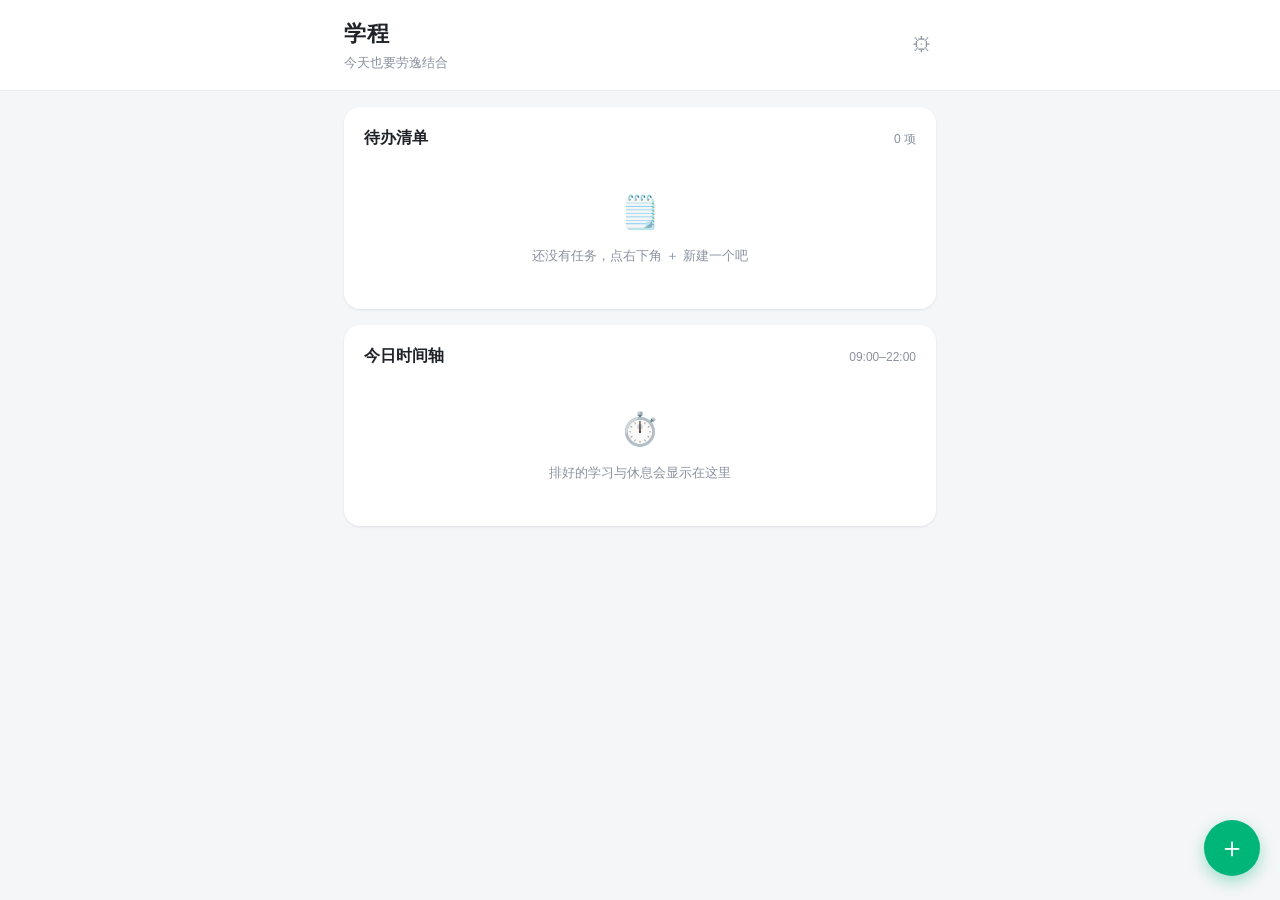
<file: xuecheng/index.html>
<!DOCTYPE html>
<html lang="zh-CN">
<head>
  <meta charset="UTF-8" />
  <meta name="viewport" content="width=device-width, initial-scale=1.0, viewport-fit=cover" />
  <meta name="theme-color" content="#00b578" />
  <title>学程</title>
  <link rel="stylesheet" href="css/style.css" />
</head>
<body>
  <header class="app-header">
    <div class="app-header__inner">
      <div class="app-header__text">
        <h1 class="app-title">学程</h1>
        <p class="app-subtitle">今天也要劳逸结合</p>
      </div>
      <button class="icon-btn" id="btn-settings" type="button" aria-label="设置">⚙</button>
    </div>
  </header>

  <main class="app-main">
    <section class="card" aria-labelledby="todo-title">
      <div class="card__head">
        <h2 id="todo-title" class="card__title">待办清单</h2>
        <span class="card__hint" id="todo-count">0 项</span>
      </div>
      <div class="empty" data-view="todo-empty">
        <p class="empty__icon">🗒️</p>
        <p class="empty__text">还没有任务，点右下角 ＋ 新建一个吧</p>
      </div>
      <ul class="todo-list" data-view="todo-list" hidden></ul>
    </section>

    <section class="card" aria-labelledby="timeline-title">
      <div class="card__head">
        <h2 id="timeline-title" class="card__title">今日时间轴</h2>
        <span class="card__hint" id="timeline-window"></span>
      </div>
      <div class="empty" data-view="timeline-empty">
        <p class="empty__icon">⏱️</p>
        <p class="empty__text">排好的学习与休息会显示在这里</p>
      </div>
      <ol class="timeline" data-view="timeline" hidden></ol>
    </section>
  </main>

  <button class="fab" type="button" aria-label="新建任务" title="新建任务">＋</button>

  <div class="modal" data-view="modal" hidden>
    <div class="modal__backdrop"></div>
    <div class="modal__panel">
      <div class="modal__head">
        <h2 class="modal__title">新建任务</h2>
        <button class="modal__close" type="button" aria-label="关闭">×</button>
      </div>
      <form id="task-form" class="task-form" novalidate>
        <div class="field">
          <label for="f-subject">科目 <span class="req">*</span></label>
          <input id="f-subject" name="subject" type="text" placeholder="如：数学" />
        </div>
        <div class="field">
          <label for="f-duration">预计时长（分钟）<span class="req">*</span></label>
          <input id="f-duration" name="durationMin" type="number" min="1" step="1" placeholder="如：60" />
        </div>
        <div class="field">
          <label for="f-deadline">截止日期</label>
          <input id="f-deadline" name="deadline" type="date" />
        </div>
        <div class="field-row">
          <div class="field">
            <label for="f-priority">优先级</label>
            <select id="f-priority" name="priority">
              <option value="high">高</option>
              <option value="medium" selected>中</option>
              <option value="low">低</option>
            </select>
          </div>
          <div class="field">
            <label for="f-difficulty">难度</label>
            <select id="f-difficulty" name="difficulty">
              <option value="easy">简单</option>
              <option value="medium" selected>中等</option>
              <option value="hard">困难</option>
            </select>
          </div>
        </div>
        <div class="field">
          <label for="f-rest">完成后休息时长（分钟）</label>
          <input id="f-rest" name="restAfterMin" type="number" min="0" step="1" value="0" />
        </div>
        <p class="form-errors" data-view="form-errors" hidden></p>
        <div class="form-actions">
          <button type="button" class="btn btn--ghost" data-action="cancel">取消</button>
          <button type="submit" class="btn btn--primary">保存</button>
        </div>
      </form>
    </div>
  </div>

  <div class="modal" data-view="settings-modal" hidden>
    <div class="modal__backdrop"></div>
    <div class="modal__panel">
      <div class="modal__head">
        <h2 class="modal__title">设置</h2>
        <button class="modal__close" type="button" data-action="close-settings" aria-label="关闭">×</button>
      </div>
      <form id="settings-form" class="task-form" novalidate>
        <div class="field">
          <label for="s-start">可用开始时间</label>
          <input id="s-start" name="availableStart" type="time" />
        </div>
        <div class="field">
          <label for="s-end">可用结束时间</label>
          <input id="s-end" name="availableEnd" type="time" />
        </div>
        <div class="field-row">
          <div class="field">
            <label for="s-focus">番茄专注（分钟）</label>
            <input id="s-focus" name="pomodoroFocusMin" type="number" min="1" step="1" />
          </div>
          <div class="field">
            <label for="s-break">番茄休息（分钟）</label>
            <input id="s-break" name="pomodoroBreakMin" type="number" min="0" step="1" />
          </div>
        </div>
        <p class="form-errors" data-view="settings-errors" hidden></p>
        <button type="button" class="btn btn--ghost btn--full" id="btn-test-remind">测试提醒</button>
        <p class="field-hint">浏览器系统通知在本地文件（file://）下可能受限；页面内提示始终可用。</p>
        <div class="form-actions">
          <button type="button" class="btn btn--ghost" data-action="close-settings">取消</button>
          <button type="submit" class="btn btn--primary">保存</button>
        </div>
      </form>
    </div>
  </div>

  <div class="toast" id="toast" hidden></div>

  <script src="js/task.js"></script>
  <script src="js/store.js"></script>
  <script src="js/scheduler.js"></script>
  <script src="js/notify.js"></script>
  <script src="js/app.js"></script>
</body>
</html>
</file>
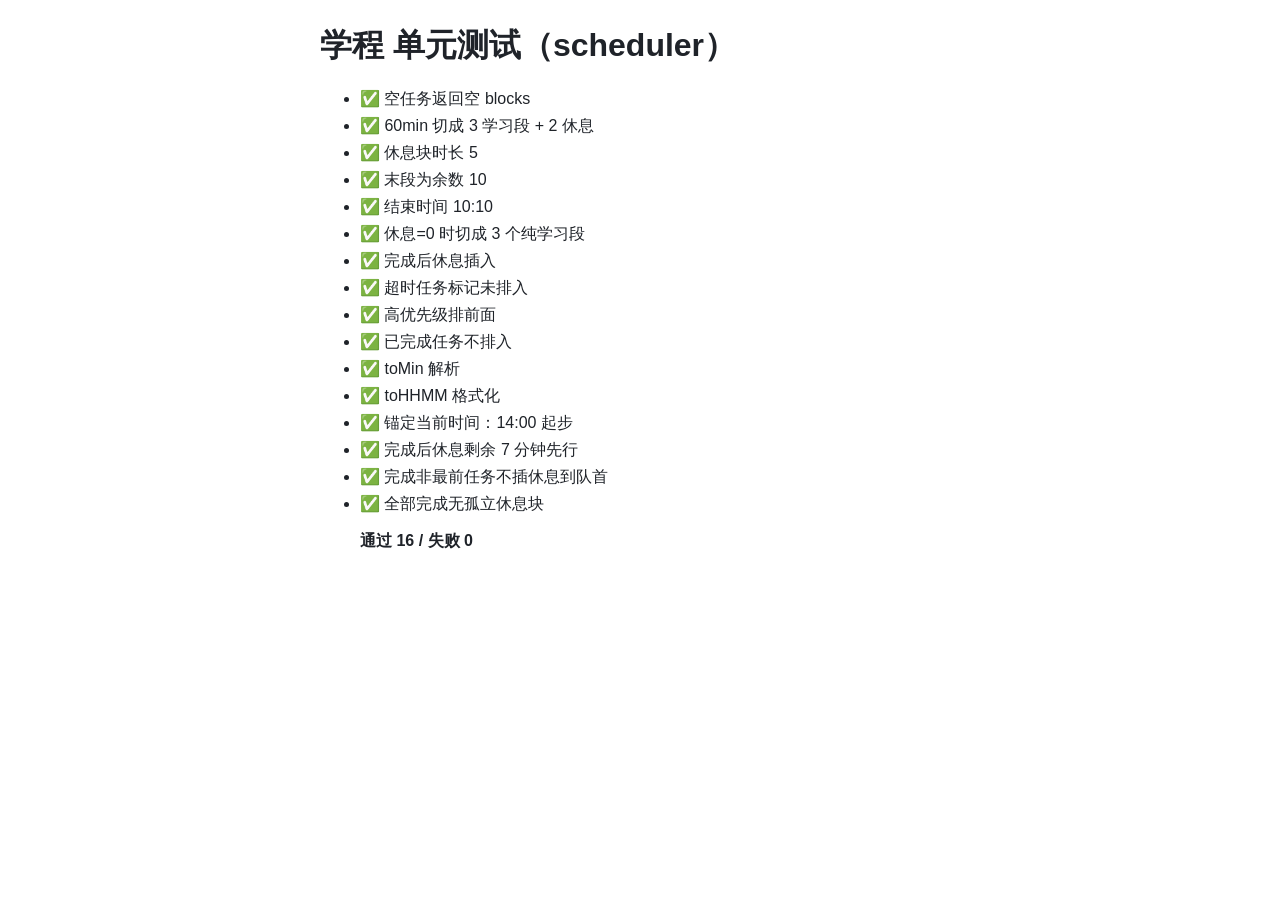
<file: xuecheng/test/scheduler.test.html>
<!DOCTYPE html>
<html lang="zh-CN">
<head>
  <meta charset="UTF-8" />
  <title>学程 — scheduler 单元测试</title>
  <style>
    body { font-family: -apple-system, "Segoe UI", "PingFang SC", sans-serif; max-width: 640px; margin: 24px auto; padding: 0 16px; color: #1f2329; }
    li { margin: 6px 0; }
    .summary { font-weight: 700; margin-top: 16px; }
  </style>
</head>
<body>
  <h1>学程 单元测试（scheduler）</h1>
  <ul id="results"></ul>

  <script src="../js/scheduler.js"></script>
  <script>
    (function () {
      'use strict';
      var results = document.getElementById('results');
      var pass = 0;
      var fail = 0;

      function assert(name, cond, extra) {
        var li = document.createElement('li');
        li.textContent = (cond ? '✅ ' : '❌ ') + name + (cond ? '' : ' — ' + (extra || ''));
        results.appendChild(li);
        if (cond) { pass++; } else { fail++; }
      }

      var SCH = window.Xuecheng.scheduler;
      var s = { availableStart: '09:00', availableEnd: '22:00', pomodoroFocusMin: 25, pomodoroBreakMin: 5 };

      // 空任务
      assert('空任务返回空 blocks', SCH.schedule([], s).blocks.length === 0);

      // 基本排程：60min 任务切成 25/5/25/5/10
      var t1 = { id: '1', subject: '数学', durationMin: 60, priority: 'medium', difficulty: 'medium', restAfterMin: 0, completed: false, createdAt: '2026-01-01T00:00:00Z' };
      var r1 = SCH.schedule([t1], s);
      assert('60min 切成 3 学习段 + 2 休息', r1.blocks.length === 5);
      assert('休息块时长 5', r1.blocks[1].kind === 'break' && r1.blocks[1].durationMin === 5);
      assert('末段为余数 10', r1.blocks[4].kind === 'study' && r1.blocks[4].durationMin === 10);
      assert('结束时间 10:10', r1.blocks[4].endMin === 610 && SCH.toHHMM(r1.blocks[4].endMin) === '10:10');

      // 番茄休息设为 0：不插入零时长休息块
      var sNoBreak = { availableStart: '09:00', availableEnd: '22:00', pomodoroFocusMin: 25, pomodoroBreakMin: 0 };
      var r0 = SCH.schedule([t1], sNoBreak);
      assert('休息=0 时切成 3 个纯学习段', r0.blocks.length === 3 && r0.blocks[0].kind === 'study' && r0.blocks[2].durationMin === 10);

      // 完成后休息
      var t2 = { id: '2', subject: '英语', durationMin: 20, priority: 'high', difficulty: 'easy', restAfterMin: 10, completed: false, createdAt: '2026-01-01T00:00:00Z' };
      var r2 = SCH.schedule([t2], s);
      assert('完成后休息插入', r2.blocks.length === 2 && r2.blocks[1].kind === 'break' && r2.blocks[1].durationMin === 10);

      // 超时未排入
      var t3 = { id: '3', subject: '超长', durationMin: 9999, priority: 'high', difficulty: 'hard', restAfterMin: 0, completed: false, createdAt: '2026-01-01T00:00:00Z' };
      var sShort = { availableStart: '09:00', availableEnd: '10:00', pomodoroFocusMin: 25, pomodoroBreakMin: 5 };
      var r3 = SCH.schedule([t3], sShort);
      assert('超时任务标记未排入', r3.unscheduled.indexOf('3') >= 0 && r3.blocks.length === 0);

      // 优先级排序
      var low = { id: 'l', subject: '低', durationMin: 30, priority: 'low', difficulty: 'easy', restAfterMin: 0, completed: false, createdAt: '2026-01-01T00:00:00Z' };
      var high = { id: 'h', subject: '高', durationMin: 30, priority: 'high', difficulty: 'easy', restAfterMin: 0, completed: false, createdAt: '2026-01-01T00:00:00Z' };
      var r4 = SCH.schedule([low, high], s);
      assert('高优先级排前面', r4.blocks[0].taskId === 'h');

      // 已完成排除
      var done = { id: 'd', subject: '已完成', durationMin: 30, priority: 'high', difficulty: 'easy', restAfterMin: 0, completed: true, createdAt: '2026-01-01T00:00:00Z' };
      assert('已完成任务不排入', SCH.schedule([done], s).blocks.length === 0);

      // 时间换算
      assert('toMin 解析', SCH.toMin('09:30') === 570);
      assert('toHHMM 格式化', SCH.toHHMM(570) === '09:30');

      // 锚定当前时间：已过去时段不再往回排
      var nowMs = new Date(2026, 0, 1, 14, 0, 0).getTime();
      var r5 = SCH.schedule([t1], s, nowMs);
      assert('锚定当前时间：14:00 起步', r5.blocks[0].startMin === 840);

      // 刚完成任务仍处「完成后休息」窗口：先排剩余休息
      var doneAt = new Date(2026, 0, 1, 14, 5, 0).getTime();
      var now2 = new Date(2026, 0, 1, 14, 8, 0).getTime();
      var tDone = { id: 'done1', subject: '已完成', durationMin: 30, priority: 'high', difficulty: 'easy', restAfterMin: 10, completed: true, completedAt: doneAt };
      var r6 = SCH.schedule([tDone, t1], s, now2);
      assert('完成后休息剩余 7 分钟先行', r6.blocks[0].kind === 'break' && r6.blocks[0].durationMin === 7);

      // 完成非最前任务：不把休息插到第一个任务前面
      var a = { id: 'a', subject: 'A', durationMin: 30, priority: 'high', difficulty: 'easy', restAfterMin: 10, completed: false };
      var bDone = { id: 'b', subject: 'B', durationMin: 30, priority: 'medium', difficulty: 'easy', restAfterMin: 10, completed: true, completedAt: new Date(2026, 0, 1, 14, 0, 0).getTime() };
      var c = { id: 'c', subject: 'C', durationMin: 30, priority: 'low', difficulty: 'easy', restAfterMin: 0, completed: false };
      var now3 = new Date(2026, 0, 1, 14, 2, 0).getTime();
      var r7 = SCH.schedule([a, bDone, c], s, now3);
      assert('完成非最前任务不插休息到队首', r7.blocks[0].kind === 'study' && r7.blocks[0].taskId === 'a');

      // 全部完成：无孤立休息块
      var allDone = [{ id: 'x', subject: 'X', durationMin: 30, priority: 'high', difficulty: 'easy', restAfterMin: 10, completed: true, completedAt: new Date(2026, 0, 1, 14, 0, 0).getTime() }];
      var now4 = new Date(2026, 0, 1, 14, 1, 0).getTime();
      assert('全部完成无孤立休息块', SCH.schedule(allDone, s, now4).blocks.length === 0);

      var summary = document.createElement('p');
      summary.className = 'summary';
      summary.textContent = '通过 ' + pass + ' / 失败 ' + fail;
      results.appendChild(summary);
    })();
  </script>
</body>
</html>
</file>
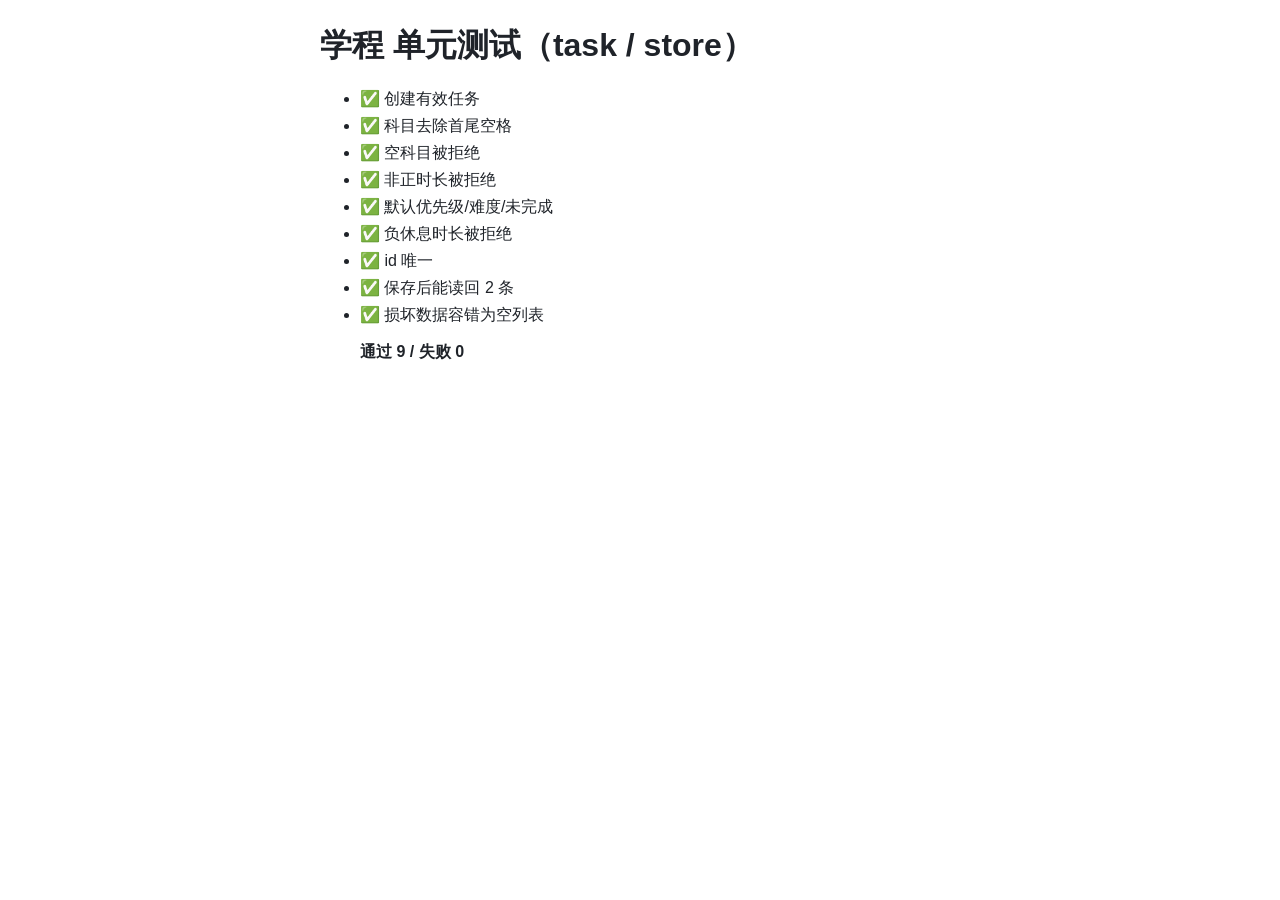
<file: xuecheng/test/task.test.html>
<!DOCTYPE html>
<html lang="zh-CN">
<head>
  <meta charset="UTF-8" />
  <title>学程 — task/store 单元测试</title>
  <style>
    body { font-family: -apple-system, "Segoe UI", "PingFang SC", sans-serif; max-width: 640px; margin: 24px auto; padding: 0 16px; color: #1f2329; }
    li { margin: 6px 0; }
    .summary { font-weight: 700; margin-top: 16px; }
  </style>
</head>
<body>
  <h1>学程 单元测试（task / store）</h1>
  <ul id="results"></ul>

  <script src="../js/task.js"></script>
  <script src="../js/store.js"></script>
  <script>
    (function () {
      'use strict';
      var results = document.getElementById('results');
      var pass = 0;
      var fail = 0;

      function assert(name, cond, extra) {
        var li = document.createElement('li');
        li.textContent = (cond ? '✅ ' : '❌ ') + name + (cond ? '' : ' — ' + (extra || ''));
        results.appendChild(li);
        if (cond) { pass++; } else { fail++; }
      }

      var T = window.Xuecheng.task;
      var S = window.Xuecheng.store;

      // —— task.create 校验 ——
      var ok = T.create({ subject: '数学', durationMin: 60 });
      assert('创建有效任务', ok.ok && ok.task.subject === '数学' && ok.task.durationMin === 60);

      assert('科目去除首尾空格', T.create({ subject: '  英语  ', durationMin: 30 }).task.subject === '英语');

      assert('空科目被拒绝', !T.create({ subject: '', durationMin: 30 }).ok);

      assert('非正时长被拒绝', !T.create({ subject: '物理', durationMin: 0 }).ok && !T.create({ subject: '物理', durationMin: -5 }).ok);

      assert('默认优先级/难度/未完成', (function () {
        var t = T.create({ subject: '化学', durationMin: 45 }).task;
        return t.priority === 'medium' && t.difficulty === 'medium' && t.completed === false && t.deadline === null;
      })());

      assert('负休息时长被拒绝', !T.create({ subject: '生物', durationMin: 20, restAfterMin: -1 }).ok);

      var a = T.create({ subject: '语文', durationMin: 25 }).task;
      var b = T.create({ subject: '语文', durationMin: 25 }).task;
      assert('id 唯一', a.id !== b.id && !!a.id);

      // —— store 往返 ——
      var before = S.loadTasks();
      S.saveTasks([a, b]);
      var loaded = S.loadTasks();
      assert('保存后能读回 2 条', loaded.length === 2 && loaded[0].subject === '语文');

      localStorage.setItem(S.KEYS.tasks, '{坏掉的 json');
      assert('损坏数据容错为空列表', S.loadTasks().length === 0);
      S.saveTasks(before); // 还原现场

      var summary = document.createElement('p');
      summary.className = 'summary';
      summary.textContent = '通过 ' + pass + ' / 失败 ' + fail;
      results.appendChild(summary);
    })();
  </script>
</body>
</html>
</file>
<file: xuecheng/css/style.css>
/* 学程 — 清爽简洁风（对标「不背单词」） */
:root {
  --bg: #f5f6f8;
  --surface: #ffffff;
  --text: #1f2329;
  --text-secondary: #8a919f;
  --accent: #00b578;
  --accent-soft: #e6f7f0;
  --border: #eceef1;
  --shadow: 0 1px 3px rgba(31, 35, 41, 0.06), 0 1px 2px rgba(31, 35, 41, 0.04);
  --radius: 16px;
}

* {
  box-sizing: border-box;
}

html,
body {
  margin: 0;
  padding: 0;
}

body {
  background: var(--bg);
  color: var(--text);
  font-family: -apple-system, BlinkMacSystemFont, "Segoe UI", "PingFang SC",
    "Hiragino Sans GB", "Microsoft YaHei", sans-serif;
  line-height: 1.6;
  -webkit-font-smoothing: antialiased;
}

/* 顶部 */
.app-header {
  background: var(--surface);
  border-bottom: 1px solid var(--border);
  padding-top: env(safe-area-inset-top, 0);
}

.app-header__inner {
  max-width: 640px;
  margin: 0 auto;
  padding: 16px 20px;
  display: flex;
  align-items: center;
  justify-content: space-between;
}

.icon-btn {
  border: none;
  background: transparent;
  font-size: 20px;
  cursor: pointer;
  color: var(--text-secondary);
  padding: 4px;
}

.icon-btn:hover {
  color: var(--text);
}

.app-title {
  margin: 0;
  font-size: 22px;
  font-weight: 700;
  letter-spacing: 0.5px;
}

.app-subtitle {
  margin: 2px 0 0;
  font-size: 13px;
  color: var(--text-secondary);
}

/* 主体 */
.app-main {
  max-width: 640px;
  margin: 0 auto;
  padding: 16px 16px 96px;
}

.card {
  background: var(--surface);
  border-radius: var(--radius);
  box-shadow: var(--shadow);
  padding: 18px 20px;
  margin-bottom: 16px;
}

.card__head {
  display: flex;
  align-items: baseline;
  justify-content: space-between;
  margin-bottom: 12px;
}

.card__title {
  margin: 0;
  font-size: 16px;
  font-weight: 600;
}

.card__hint {
  font-size: 12px;
  color: var(--text-secondary);
}

/* 空状态 */
.empty {
  text-align: center;
  padding: 24px 8px;
  color: var(--text-secondary);
}

.empty__icon {
  font-size: 32px;
  margin: 0 0 8px;
}

.empty__text {
  margin: 0;
  font-size: 13px;
}

/* 待办 / 时间轴（Phase 3、4 填充） */
.todo-list,
.timeline {
  margin: 0;
  padding: 0;
  list-style: none;
}

/* 悬浮新建按钮 */
.fab {
  position: fixed;
  right: 20px;
  bottom: calc(24px + env(safe-area-inset-bottom, 0));
  width: 56px;
  height: 56px;
  border: none;
  border-radius: 50%;
  background: var(--accent);
  color: #fff;
  font-size: 28px;
  line-height: 1;
  box-shadow: 0 6px 16px rgba(0, 181, 120, 0.35);
  cursor: pointer;
  display: flex;
  align-items: center;
  justify-content: center;
}

.fab:active {
  transform: scale(0.96);
}

/* 桌面端：居中留白 */
@media (min-width: 640px) {
  .app-header__inner,
  .app-main {
    padding-left: 24px;
    padding-right: 24px;
  }
}

/* 待办清单项 */
.todo-item {
  display: flex;
  align-items: center;
  gap: 12px;
  padding: 12px 0;
  border-bottom: 1px solid var(--border);
}

.todo-item:last-child {
  border-bottom: none;
}

.todo-check {
  flex: 0 0 auto;
  width: 24px;
  height: 24px;
  border: 2px solid var(--accent);
  border-radius: 50%;
  background: transparent;
  color: #fff;
  font-size: 14px;
  line-height: 1;
  cursor: pointer;
  display: flex;
  align-items: center;
  justify-content: center;
  padding: 0;
}

.todo-item.is-done .todo-check {
  background: var(--accent);
}

.todo-body {
  flex: 1 1 auto;
  min-width: 0;
}

.todo-subject {
  font-size: 15px;
  font-weight: 500;
}

.todo-item.is-done .todo-subject {
  text-decoration: line-through;
  color: var(--text-secondary);
}

.todo-meta {
  font-size: 12px;
  color: var(--text-secondary);
  margin-top: 2px;
}

.todo-del {
  flex: 0 0 auto;
  border: none;
  background: transparent;
  cursor: pointer;
  font-size: 16px;
  color: var(--text-secondary);
  opacity: 0.7;
}

.todo-del:hover {
  opacity: 1;
}

/* 弹窗 */
.modal {
  position: fixed;
  inset: 0;
  z-index: 10;
}

.modal__backdrop {
  position: absolute;
  inset: 0;
  background: rgba(31, 35, 41, 0.4);
}

.modal__panel {
  position: absolute;
  left: 50%;
  bottom: 0;
  transform: translateX(-50%);
  width: 100%;
  max-width: 640px;
  max-height: 90vh;
  overflow-y: auto;
  background: var(--surface);
  border-radius: 20px 20px 0 0;
  padding: 20px;
  box-sizing: border-box;
}

.modal__head {
  display: flex;
  align-items: center;
  justify-content: space-between;
  margin-bottom: 16px;
}

.modal__title {
  margin: 0;
  font-size: 18px;
  font-weight: 600;
}

.modal__close {
  border: none;
  background: transparent;
  font-size: 24px;
  cursor: pointer;
  color: var(--text-secondary);
}

/* 表单 */
.task-form {
  display: flex;
  flex-direction: column;
  gap: 14px;
}

.field {
  display: flex;
  flex-direction: column;
  gap: 6px;
}

.field label {
  font-size: 13px;
  color: var(--text-secondary);
}

.field .req {
  color: #e5484d;
}

.field input,
.field select {
  height: 44px;
  padding: 0 12px;
  border: 1px solid var(--border);
  border-radius: 10px;
  font-size: 15px;
  color: var(--text);
  background: var(--surface);
  box-sizing: border-box;
  width: 100%;
}

.field input:focus,
.field select:focus {
  outline: none;
  border-color: var(--accent);
}

.field-row {
  display: flex;
  gap: 12px;
}

.field-row .field {
  flex: 1;
}

.form-errors {
  margin: 0;
  color: #e5484d;
  font-size: 13px;
}

.field-hint {
  margin: 0;
  font-size: 12px;
  color: var(--text-secondary);
}

.form-actions {
  display: flex;
  gap: 12px;
  margin-top: 4px;
}

.btn {
  flex: 1;
  height: 44px;
  border-radius: 10px;
  border: none;
  font-size: 15px;
  cursor: pointer;
}

.btn--primary {
  background: var(--accent);
  color: #fff;
}

.btn--ghost {
  background: var(--bg);
  color: var(--text);
}

/* 时间轴 */
.tl-item {
  display: flex;
  align-items: flex-start;
  gap: 12px;
  padding: 8px 0 8px 18px;
  position: relative;
}

.tl-item::before {
  content: '';
  position: absolute;
  left: 0;
  top: 13px;
  width: 8px;
  height: 8px;
  border-radius: 50%;
  background: var(--accent);
}

.tl-item--break::before {
  background: var(--text-secondary);
}

.tl-item::after {
  content: '';
  position: absolute;
  left: 3px;
  top: 25px;
  bottom: -4px;
  width: 2px;
  background: var(--border);
}

.tl-item:last-child::after {
  display: none;
}

.tl-time {
  flex: 0 0 auto;
  width: 100px;
  font-size: 12px;
  color: var(--text-secondary);
  font-variant-numeric: tabular-nums;
  padding-top: 1px;
}

.tl-label {
  flex: 1;
  font-size: 14px;
}

.tl-item--break .tl-label {
  color: var(--text-secondary);
}

.tl-unsched {
  list-style: none;
  margin: 12px 0 0;
  font-size: 12px;
  color: #e5484d;
}

/* 提醒 Toast */
.toast {
  position: fixed;
  left: 50%;
  bottom: 96px;
  transform: translateX(-50%);
  max-width: calc(100% - 40px);
  background: rgba(31, 35, 41, 0.92);
  color: #fff;
  padding: 12px 18px;
  border-radius: 12px;
  font-size: 14px;
  z-index: 20;
  box-shadow: 0 4px 12px rgba(0, 0, 0, 0.2);
}

.btn--full {
  width: 100%;
}
</file>
